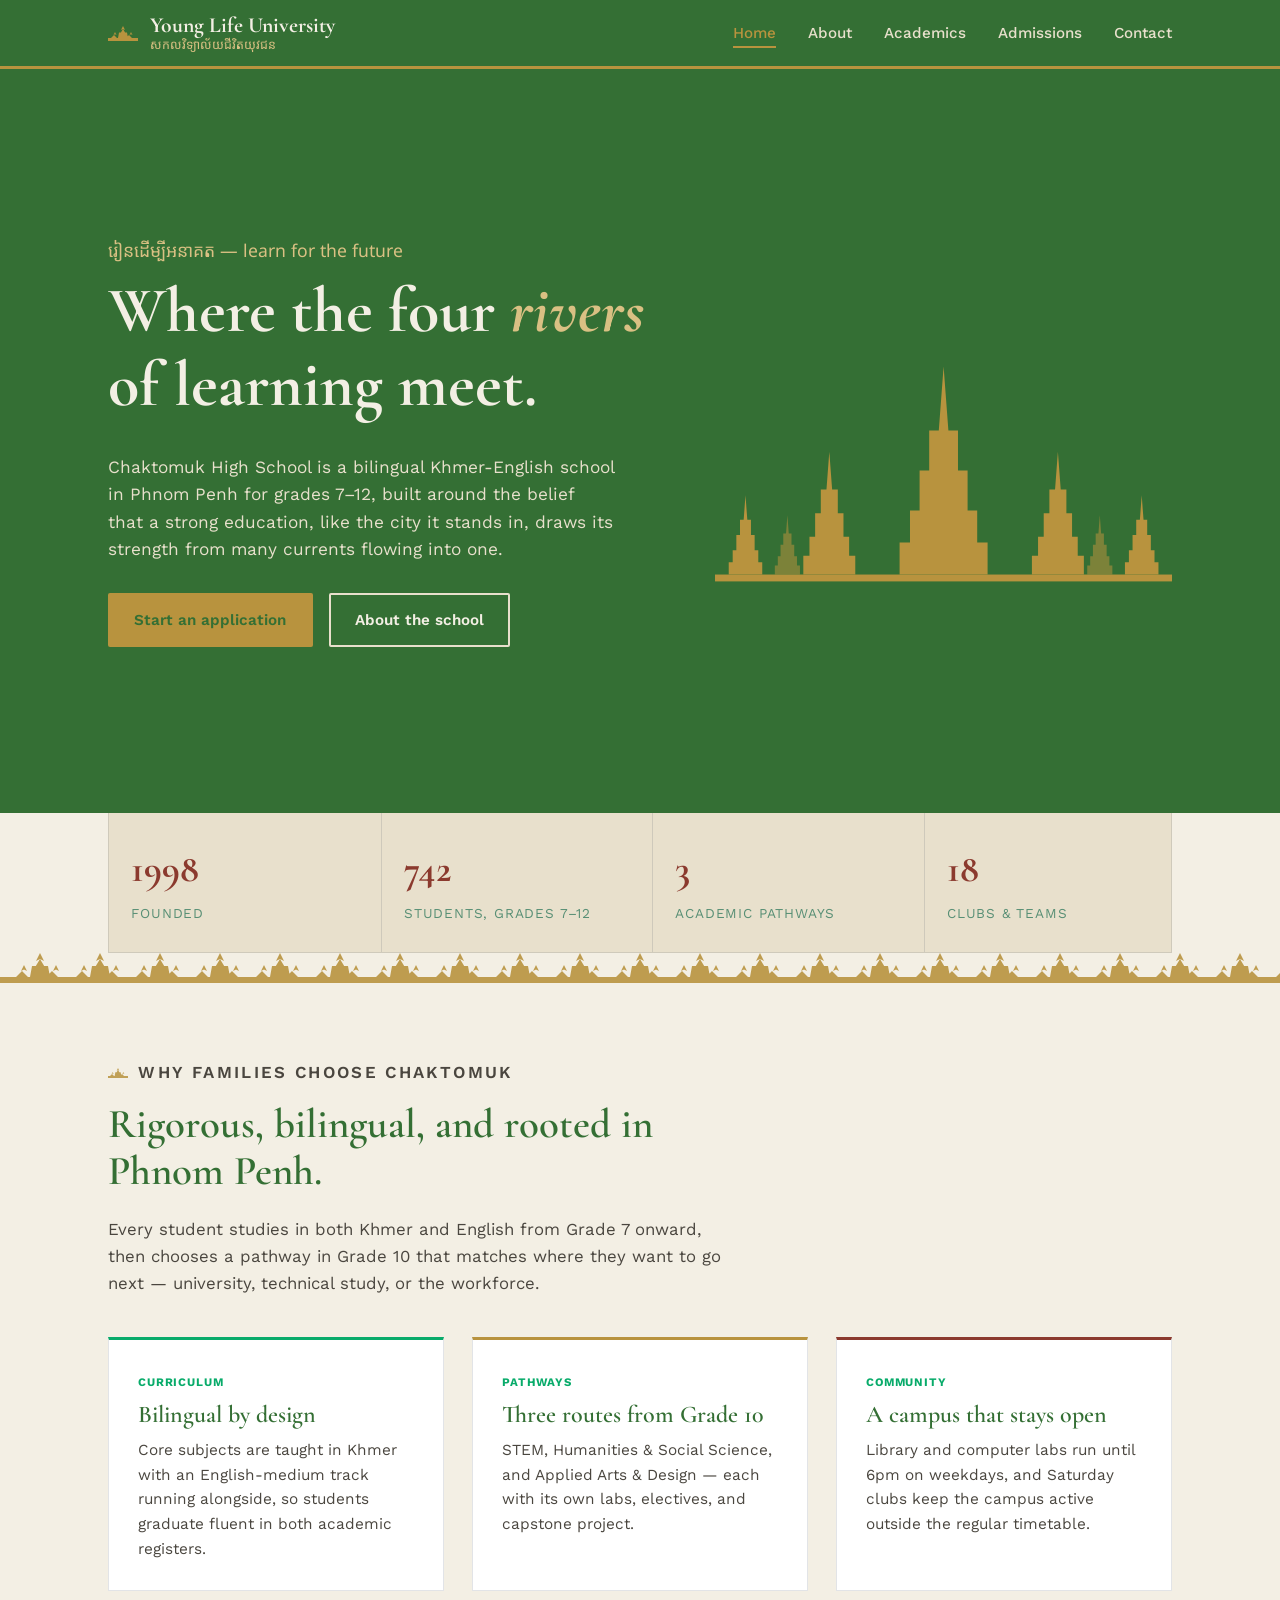
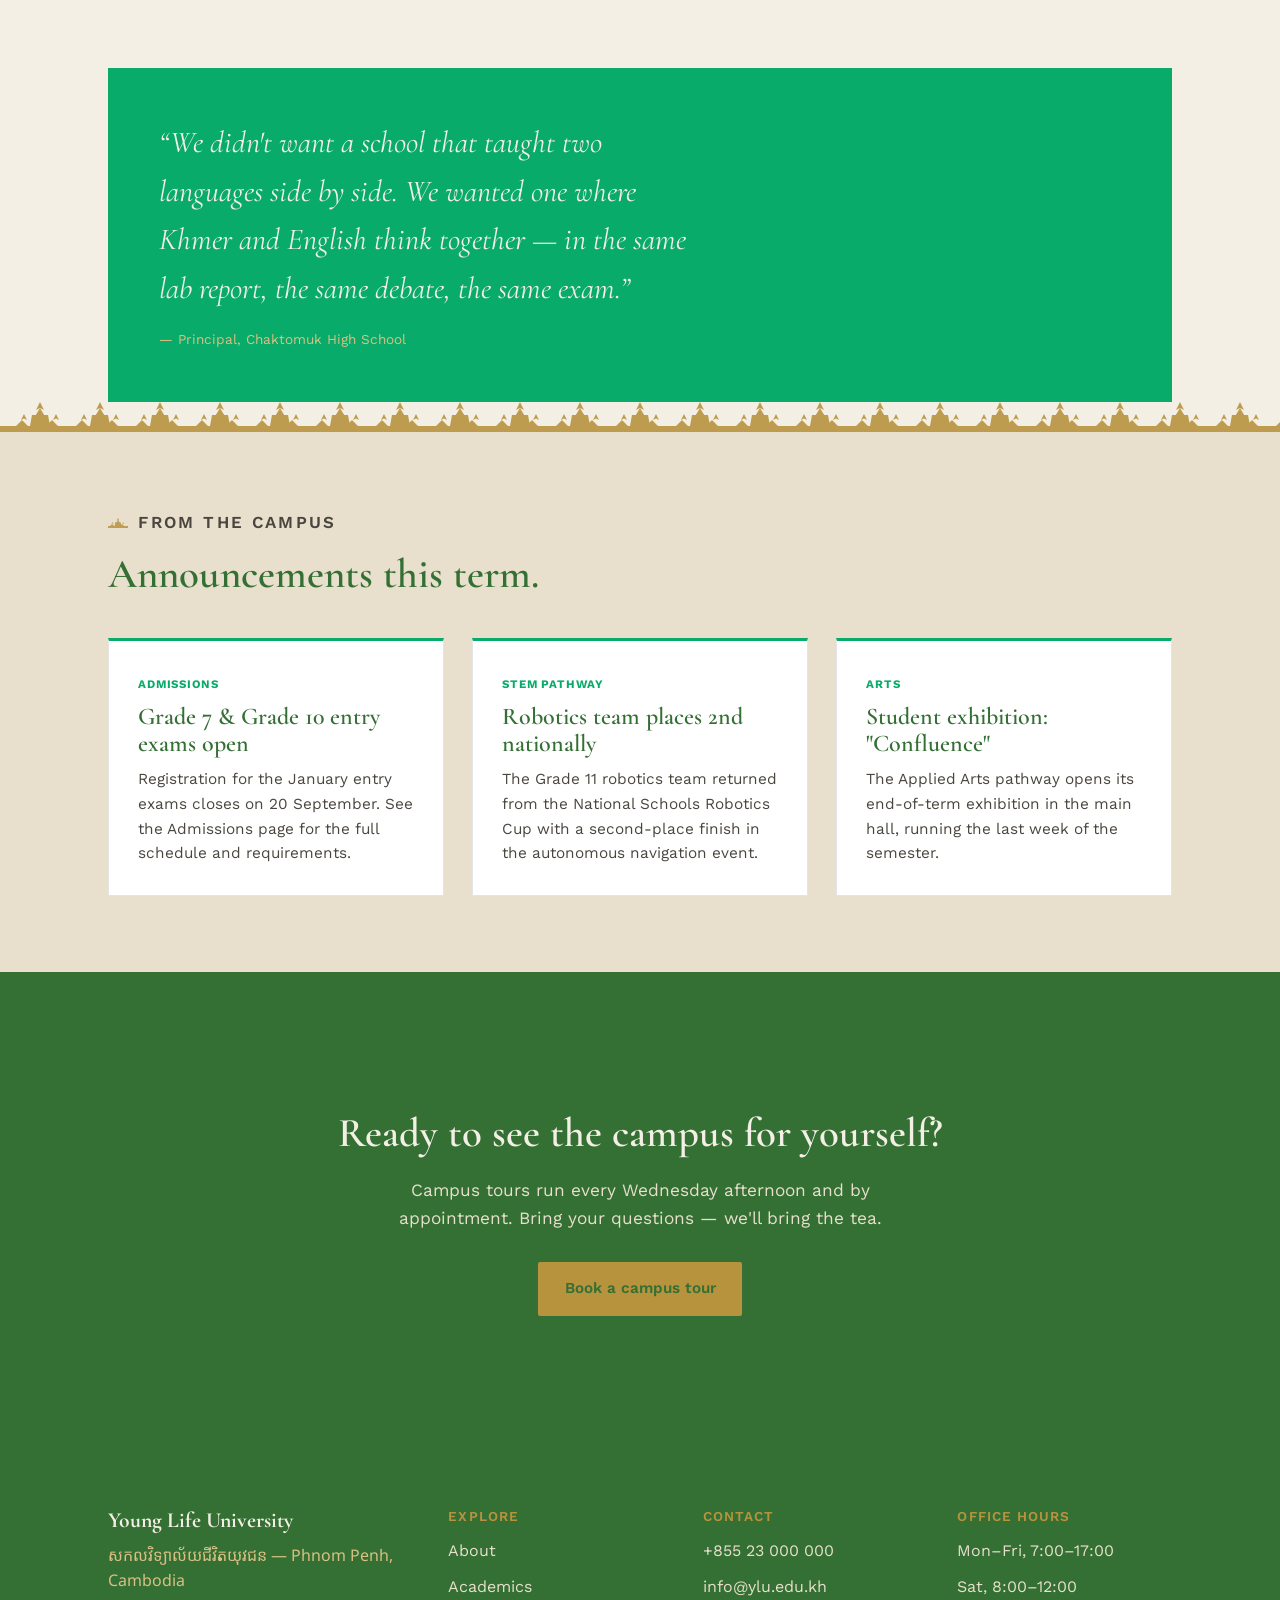
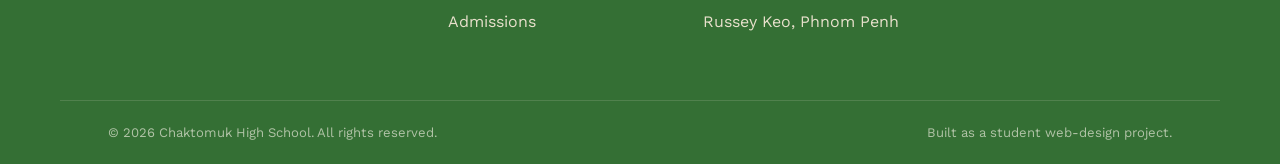
<file: index.html>
<!doctype html>
<html lang="en">
<head>
<meta charset="UTF-8">
<meta name="viewport" content="width=device-width, initial-scale=1.0">
<title>Young Life University — Where the Rivers Meet</title>
<meta name="description" content="Young Life University in Phnom Penh — a bilingual Khmer-English university offering STEM, Humanities and Arts pathways.">
<link rel="stylesheet" href="style.css">
</head>
<body>

<header class="site-header">
  <nav class="wrap nav">
    <a class="brand" href="index.html">
      <span class="brand-mark" aria-hidden="true"></span>
      <span class="brand-text">
        <span class="en">Young Life University</span>
        <span class="km">សកលវិទ្យាល័យជីវិតយុវជន</span>
      </span>
    </a>
    <button class="nav-toggle" aria-label="Toggle navigation menu" aria-expanded="false">
      <span></span><span></span><span></span>
    </button>
    <ul class="nav-links">
      <li><a href="index.html" aria-current="page">Home</a></li>
      <li><a href="about.html">About</a></li>
      <li><a href="academics.html">Academics</a></li>
      <li><a href="admissions.html">Admissions</a></li>
      <li><a href="contact.html">Contact</a></li>
    </ul>
  </nav>
</header>

<main>

  <!-- HERO -->
  <section class="hero">
    <div class="wrap">
      <div>
        <p class="km-line">រៀនដើម្បីអនាគត — learn for the future</p>
        <h1>Where the four <em>rivers</em> of learning meet.</h1>
        <p class="lede">Chaktomuk High School is a bilingual Khmer-English school in Phnom Penh for grades 7–12, built around the belief that a strong education, like the city it stands in, draws its strength from many currents flowing into one.</p>
        <div class="hero-actions">
          <a class="btn btn-gold" href="admissions.html">Start an application</a>
          <a class="btn btn-outline" href="about.html">About the school</a>
        </div>
      </div>
      <div>
        <svg class="skyline" viewBox="0 0 600 400" xmlns="http://www.w3.org/2000/svg" role="img" aria-label="Stylised silhouette of five stepped temple towers">
          <defs>
            <path id="tower-path" d="M-55,380 L-55,340 L-42,340 L-42,300 L-30,300 L-30,250 L-18,250 L-18,200 L-6,200 L0,120 L6,200 L18,200 L18,250 L30,250 L30,300 L42,300 L42,340 L55,340 L55,380 Z"/>
          </defs>
          <use class="back" href="#tower-path" transform="translate(95,266) scale(0.3)"/>
          <use class="back" href="#tower-path" transform="translate(505,266) scale(0.3)"/>
          <use href="#tower-path" transform="translate(40,228) scale(0.4)"/>
          <use href="#tower-path" transform="translate(150,144.4) scale(0.62)"/>
          <use href="#tower-path" transform="translate(300,-19) scale(1.05)"/>
          <use href="#tower-path" transform="translate(450,144.4) scale(0.62)"/>
          <use href="#tower-path" transform="translate(560,228) scale(0.4)"/>
          <rect x="0" y="380" width="600" height="9" fill="var(--gold)"/>
        </svg>
      </div>
    </div>
  </section>

  <!-- STATS -->
  <div class="wrap" style="margin-top: -1px;">
    <div class="stats">
      <div class="stat"><span class="n">1998</span><span class="l">Founded</span></div>
      <div class="stat"><span class="n">742</span><span class="l">Students, grades 7–12</span></div>
      <div class="stat"><span class="n">3</span><span class="l">Academic pathways</span></div>
      <div class="stat"><span class="n">18</span><span class="l">Clubs &amp; teams</span></div>
    </div>
  </div>

  <div class="divider" role="presentation"></div>

  <!-- HIGHLIGHTS -->
  <section>
    <div class="wrap">
      <div class="section-head">
        <p class="eyebrow">Why families choose Chaktomuk</p>
        <h2>Rigorous, bilingual, and rooted in Phnom Penh.</h2>
        <p>Every student studies in both Khmer and English from Grade 7 onward, then chooses a pathway in Grade 10 that matches where they want to go next — university, technical study, or the workforce.</p>
      </div>
      <div class="grid cols-3">
        <div class="card">
          <span class="tag">Curriculum</span>
          <h3>Bilingual by design</h3>
          <p>Core subjects are taught in Khmer with an English-medium track running alongside, so students graduate fluent in both academic registers.</p>
        </div>
        <div class="card gold">
          <span class="tag">Pathways</span>
          <h3>Three routes from Grade 10</h3>
          <p>STEM, Humanities &amp; Social Science, and Applied Arts &amp; Design — each with its own labs, electives, and capstone project.</p>
        </div>
        <div class="card brick">
          <span class="tag">Community</span>
          <h3>A campus that stays open</h3>
          <p>Library and computer labs run until 6pm on weekdays, and Saturday clubs keep the campus active outside the regular timetable.</p>
        </div>
      </div>
    </div>
  </section>

  <!-- PULL QUOTE -->
  <div class="wrap">
    <div class="pull">
      <p>&ldquo;We didn't want a school that taught two languages side by side. We wanted one where Khmer and English think together — in the same lab report, the same debate, the same exam.&rdquo;</p>
      <cite>— Principal, Chaktomuk High School</cite>
    </div>
  </div>

  <div class="divider" role="presentation"></div>

  <!-- NEWS -->
  <section class="section-alt">
    <div class="wrap">
      <div class="section-head">
        <p class="eyebrow">From the campus</p>
        <h2>Announcements this term.</h2>
      </div>
      <div class="grid cols-3">
        <div class="card">
          <span class="tag">Admissions</span>
          <h3>Grade 7 &amp; Grade 10 entry exams open</h3>
          <p>Registration for the January entry exams closes on 20 September. See the Admissions page for the full schedule and requirements.</p>
        </div>
        <div class="card">
          <span class="tag">STEM Pathway</span>
          <h3>Robotics team places 2nd nationally</h3>
          <p>The Grade 11 robotics team returned from the National Schools Robotics Cup with a second-place finish in the autonomous navigation event.</p>
        </div>
        <div class="card">
          <span class="tag">Arts</span>
          <h3>Student exhibition: "Confluence"</h3>
          <p>The Applied Arts pathway opens its end-of-term exhibition in the main hall, running the last week of the semester.</p>
        </div>
      </div>
    </div>
  </section>

  <!-- CTA -->
  <section class="hero" style="padding-block: 3rem;">
    <div class="wrap" style="grid-template-columns: 1fr; text-align:center; gap:1rem;">
      <div>
        <h2 style="color:var(--paper);">Ready to see the campus for yourself?</h2>
        <p class="lede" style="margin-inline:auto;">Campus tours run every Wednesday afternoon and by appointment. Bring your questions — we'll bring the tea.</p>
        <div class="hero-actions" style="justify-content:center;">
          <a class="btn btn-gold" href="contact.html">Book a campus tour</a>
        </div>
      </div>
    </div>
  </section>

</main>

<footer class="site-footer">
  <div class="wrap footer-grid">
    <div class="footer-brand">
      <div class="brand-text">
        <span class="en" style="color:var(--paper);">Young Life University</span>
      </div>
      <p class="km" style="margin-top:0.6em;">សកលវិទ្យាល័យជីវិតយុវជន — Phnom Penh, Cambodia</p>
    </div>
    <div>
      <h4>Explore</h4>
      <ul>
        <li><a href="about.html">About</a></li>
        <li><a href="academics.html">Academics</a></li>
        <li><a href="admissions.html">Admissions</a></li>
      </ul>
    </div>
    <div>
      <h4>Contact</h4>
      <ul>
        <li><a href="tel:+85523000000">+855 23 000 000</a></li>
        <li><a href="mailto:info@ylu.edu.kh">info@ylu.edu.kh</a></li>
        <li>Russey Keo, Phnom Penh</li>
      </ul>
    </div>
    <div>
      <h4>Office hours</h4>
      <ul>
        <li>Mon–Fri, 7:00–17:00</li>
        <li>Sat, 8:00–12:00</li>
      </ul>
    </div>
  </div>
  <div class="wrap footer-bottom">
    <span>© 2026 Chaktomuk High School. All rights reserved.</span>
    <span>Built as a student web-design project.</span>
  </div>
</footer>

<script src="script.js"></script>
</body>
</html>
</file>
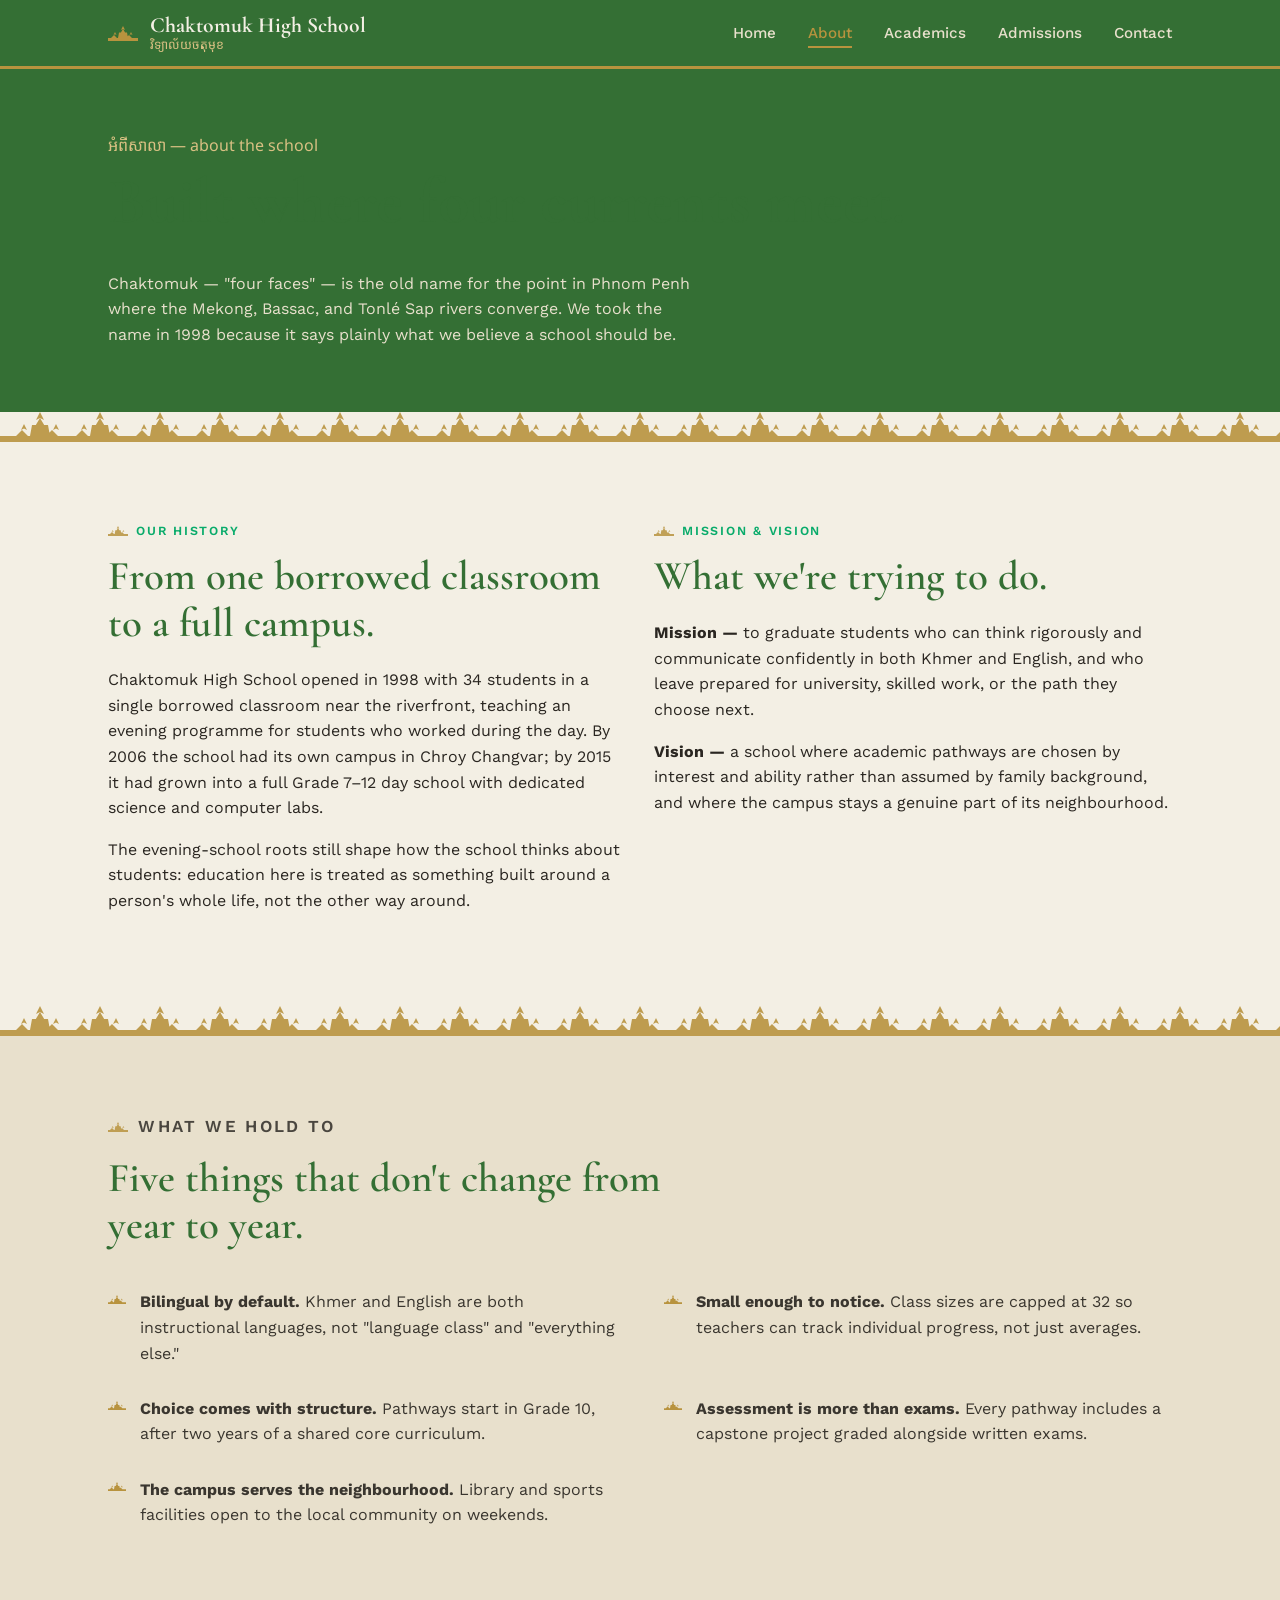
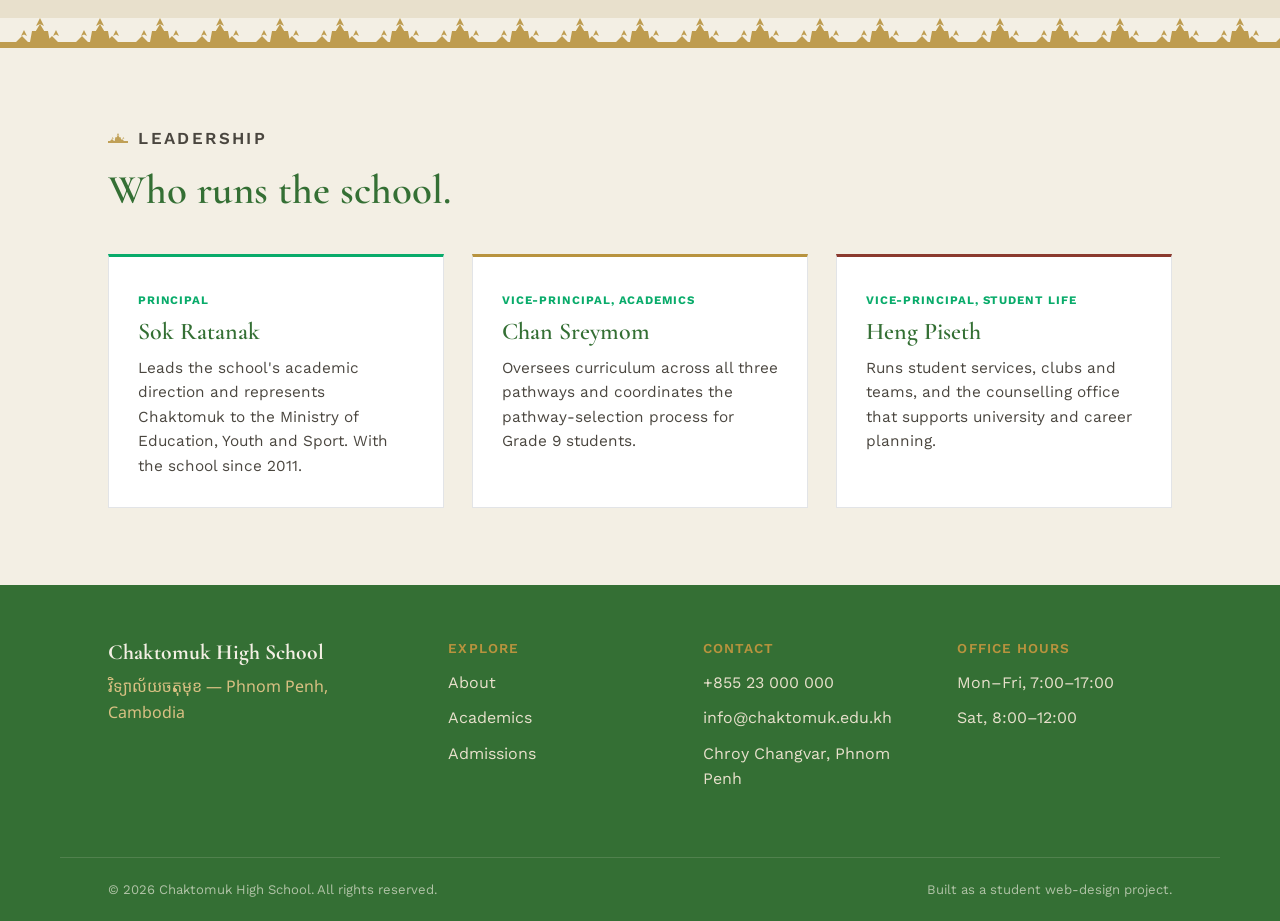
<file: about.html>
<!doctype html>
<html lang="en">
<head>
<meta charset="UTF-8">
<meta name="viewport" content="width=device-width, initial-scale=1.0">
<title>About — Chaktomuk High School</title>
<meta name="description" content="The history, mission, and leadership of Chaktomuk High School in Phnom Penh.">
<link rel="stylesheet" href="style.css">
</head>
<body>

<header class="site-header">
  <nav class="wrap nav">
    <a class="brand" href="index.html">
      <span class="brand-mark" aria-hidden="true"></span>
      <span class="brand-text">
        <span class="en">Chaktomuk High School</span>
        <span class="km">វិទ្យាល័យចតុមុខ</span>
      </span>
    </a>
    <button class="nav-toggle" aria-label="Toggle navigation menu" aria-expanded="false">
      <span></span><span></span><span></span>
    </button>
    <ul class="nav-links">
      <li><a href="index.html">Home</a></li>
      <li><a href="about.html" aria-current="page">About</a></li>
      <li><a href="academics.html">Academics</a></li>
      <li><a href="admissions.html">Admissions</a></li>
      <li><a href="contact.html">Contact</a></li>
    </ul>
  </nav>
</header>

<main>

  <div class="page-head">
    <div class="wrap">
      <p class="km-line">អំពីសាលា — about the school</p>
      <h1>Built where four currents meet.</h1>
      <p>Chaktomuk — "four faces" — is the old name for the point in Phnom Penh where the Mekong, Bassac, and Tonlé Sap rivers converge. We took the name in 1998 because it says plainly what we believe a school should be.</p>
    </div>
  </div>

  <div class="divider" role="presentation"></div>

  <section>
    <div class="wrap">
      <div class="grid cols-2">
        <div>
          <p class="eyebrow">Our history</p>
          <h2>From one borrowed classroom to a full campus.</h2>
          <p>Chaktomuk High School opened in 1998 with 34 students in a single borrowed classroom near the riverfront, teaching an evening programme for students who worked during the day. By 2006 the school had its own campus in Chroy Changvar; by 2015 it had grown into a full Grade 7–12 day school with dedicated science and computer labs.</p>
          <p>The evening-school roots still shape how the school thinks about students: education here is treated as something built around a person's whole life, not the other way around.</p>
        </div>
        <div>
          <p class="eyebrow">Mission &amp; vision</p>
          <h2>What we're trying to do.</h2>
          <p><strong>Mission —</strong> to graduate students who can think rigorously and communicate confidently in both Khmer and English, and who leave prepared for university, skilled work, or the path they choose next.</p>
          <p><strong>Vision —</strong> a school where academic pathways are chosen by interest and ability rather than assumed by family background, and where the campus stays a genuine part of its neighbourhood.</p>
        </div>
      </div>
    </div>
  </section>

  <div class="divider" role="presentation"></div>

  <section class="section-alt">
    <div class="wrap">
      <div class="section-head">
        <p class="eyebrow">What we hold to</p>
        <h2>Five things that don't change from year to year.</h2>
      </div>
      <ul class="tower-list grid cols-2" style="gap: 1rem 3rem;">
        <li><strong>Bilingual by default.</strong> Khmer and English are both instructional languages, not "language class" and "everything else."</li>
        <li><strong>Small enough to notice.</strong> Class sizes are capped at 32 so teachers can track individual progress, not just averages.</li>
        <li><strong>Choice comes with structure.</strong> Pathways start in Grade 10, after two years of a shared core curriculum.</li>
        <li><strong>Assessment is more than exams.</strong> Every pathway includes a capstone project graded alongside written exams.</li>
        <li><strong>The campus serves the neighbourhood.</strong> Library and sports facilities open to the local community on weekends.</li>
      </ul>
    </div>
  </section>

  <div class="divider" role="presentation"></div>

  <section>
    <div class="wrap">
      <div class="section-head">
        <p class="eyebrow">Leadership</p>
        <h2>Who runs the school.</h2>
      </div>
      <div class="grid cols-3">
        <div class="card">
          <span class="tag">Principal</span>
          <h3>Sok Ratanak</h3>
          <p>Leads the school's academic direction and represents Chaktomuk to the Ministry of Education, Youth and Sport. With the school since 2011.</p>
        </div>
        <div class="card gold">
          <span class="tag">Vice-Principal, Academics</span>
          <h3>Chan Sreymom</h3>
          <p>Oversees curriculum across all three pathways and coordinates the pathway-selection process for Grade 9 students.</p>
        </div>
        <div class="card brick">
          <span class="tag">Vice-Principal, Student Life</span>
          <h3>Heng Piseth</h3>
          <p>Runs student services, clubs and teams, and the counselling office that supports university and career planning.</p>
        </div>
      </div>
    </div>
  </section>

</main>

<footer class="site-footer">
  <div class="wrap footer-grid">
    <div class="footer-brand">
      <div class="brand-text">
        <span class="en" style="color:var(--paper);">Chaktomuk High School</span>
      </div>
      <p class="km" style="margin-top:0.6em;">វិទ្យាល័យចតុមុខ — Phnom Penh, Cambodia</p>
    </div>
    <div>
      <h4>Explore</h4>
      <ul>
        <li><a href="about.html">About</a></li>
        <li><a href="academics.html">Academics</a></li>
        <li><a href="admissions.html">Admissions</a></li>
      </ul>
    </div>
    <div>
      <h4>Contact</h4>
      <ul>
        <li><a href="tel:+85523000000">+855 23 000 000</a></li>
        <li><a href="mailto:info@chaktomuk.edu.kh">info@chaktomuk.edu.kh</a></li>
        <li>Chroy Changvar, Phnom Penh</li>
      </ul>
    </div>
    <div>
      <h4>Office hours</h4>
      <ul>
        <li>Mon–Fri, 7:00–17:00</li>
        <li>Sat, 8:00–12:00</li>
      </ul>
    </div>
  </div>
  <div class="wrap footer-bottom">
    <span>© 2026 Chaktomuk High School. All rights reserved.</span>
    <span>Built as a student web-design project.</span>
  </div>
</footer>

<script src="script.js"></script>
</body>
</html>
</file>
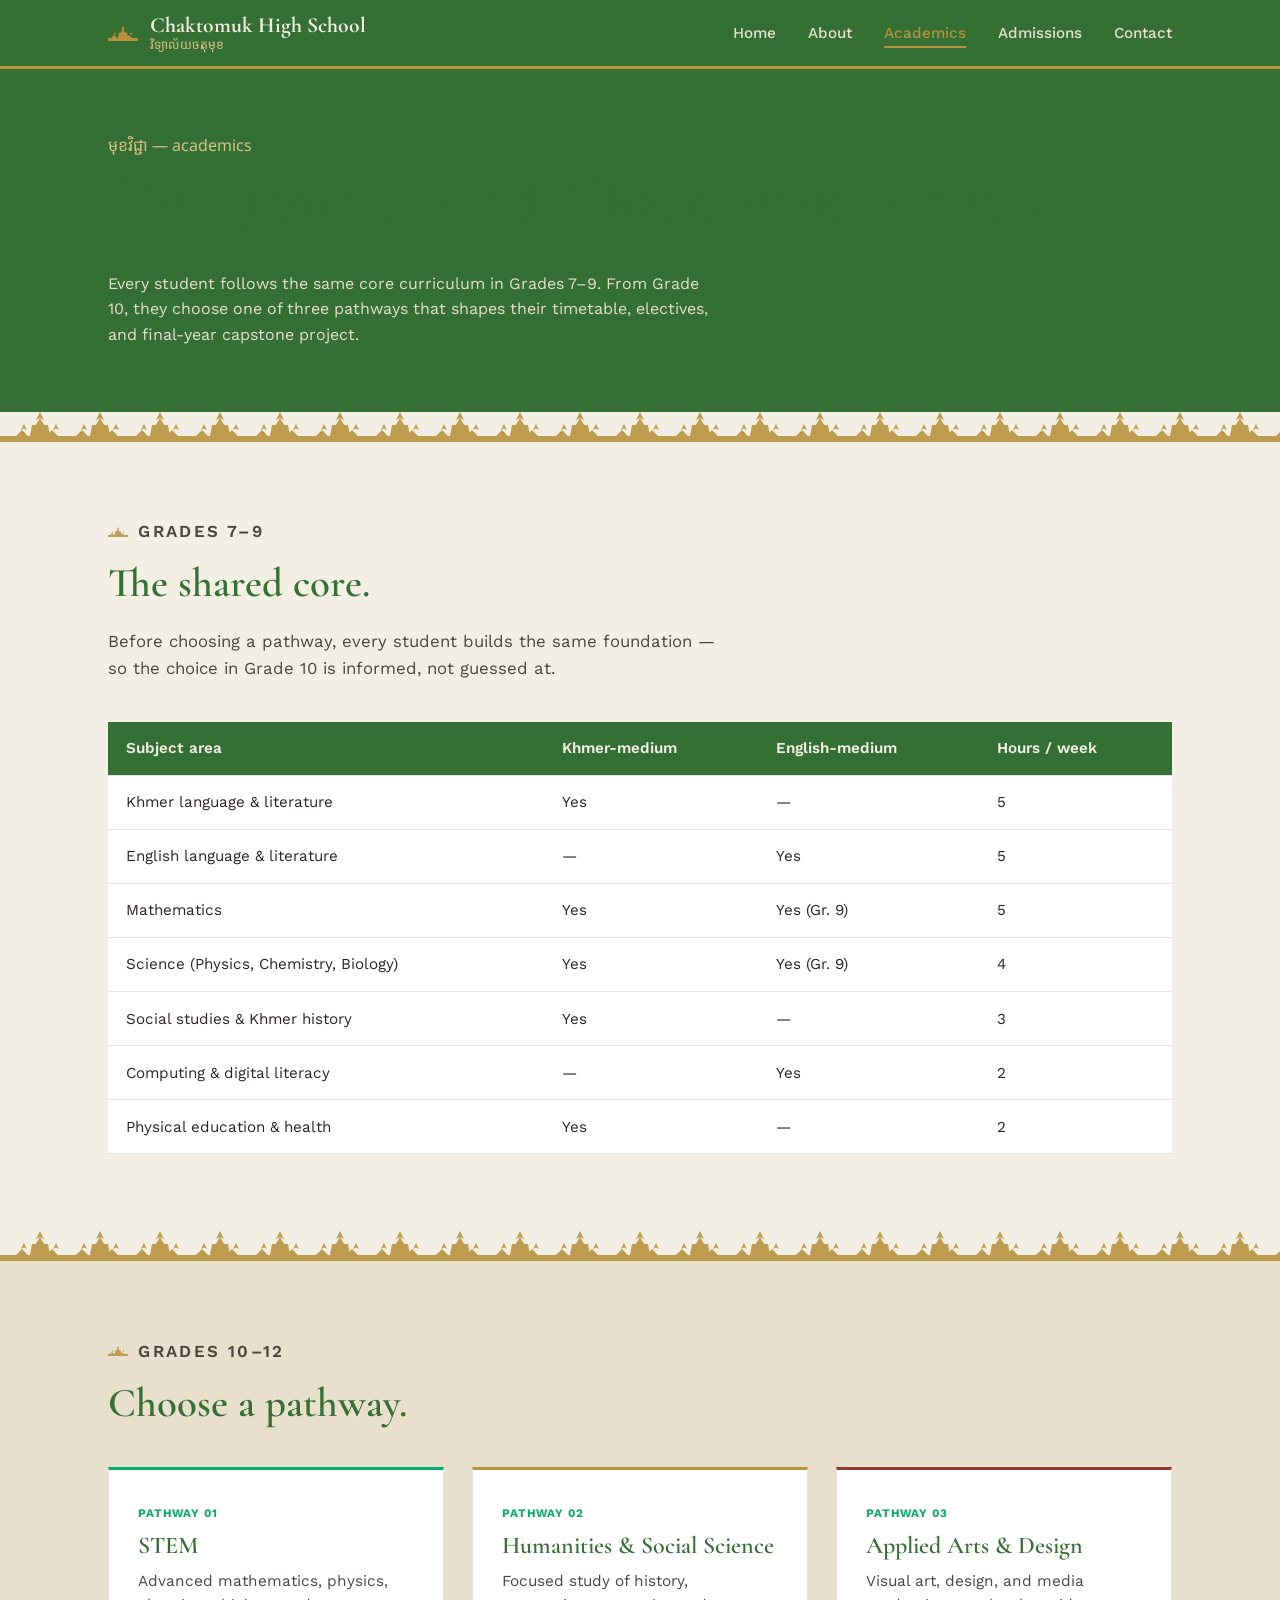
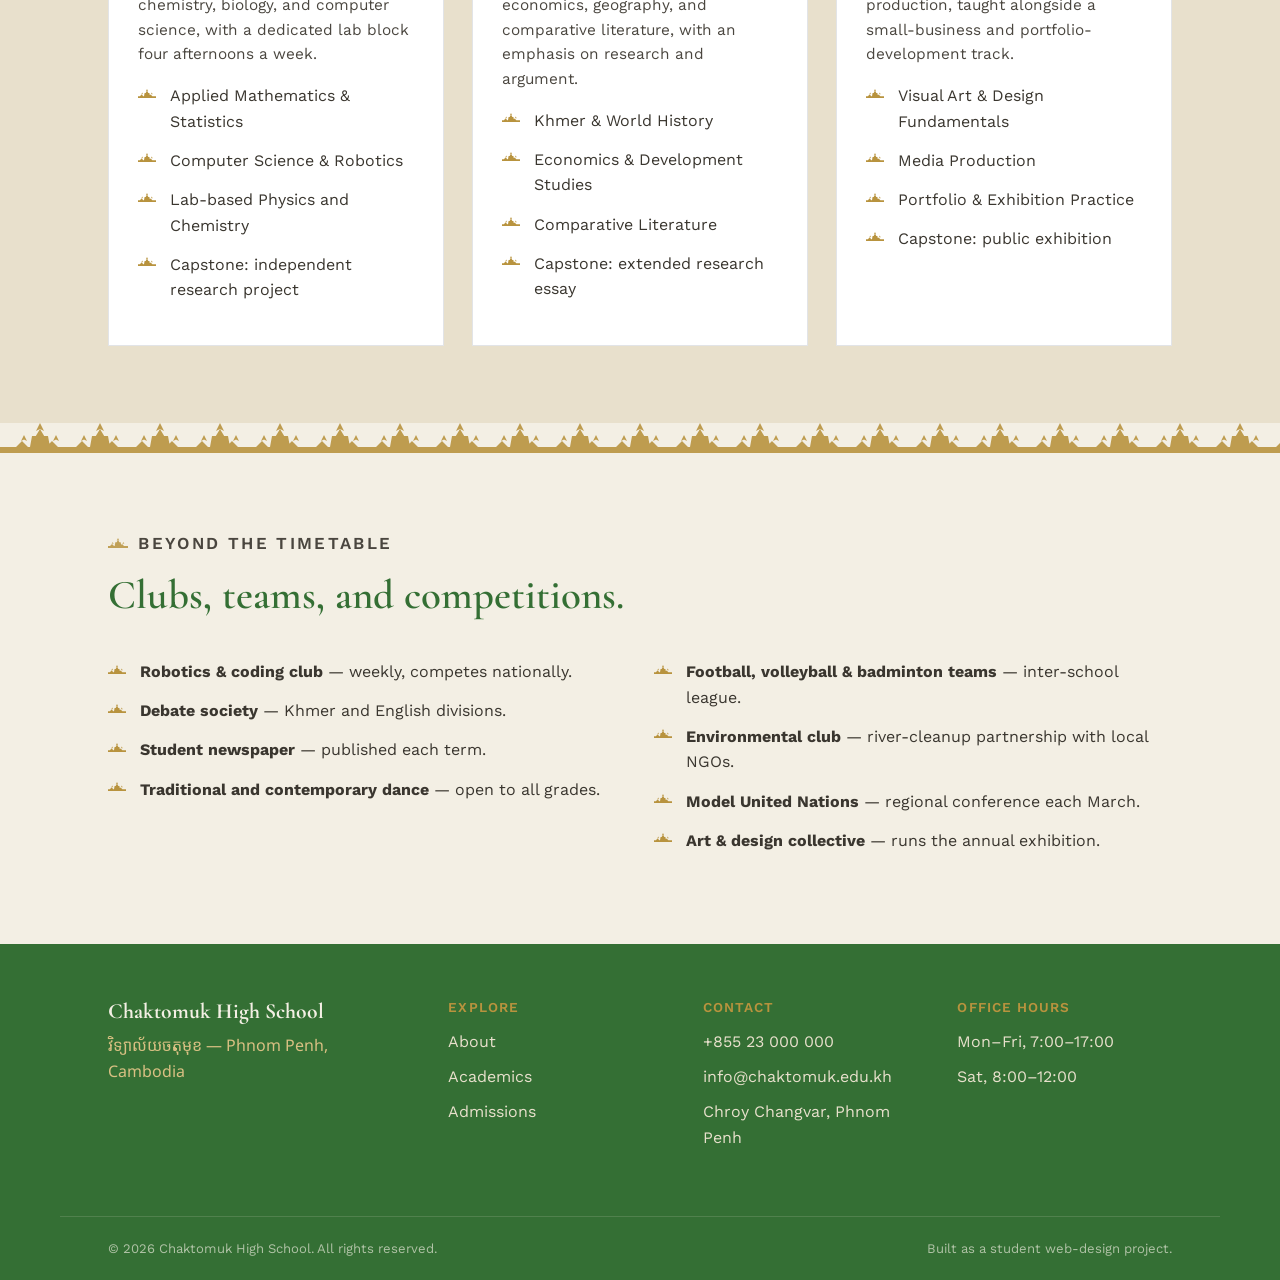
<file: academics.html>
<!doctype html>
<html lang="en">
<head>
<meta charset="UTF-8">
<meta name="viewport" content="width=device-width, initial-scale=1.0">
<title>Academics — Chaktomuk High School</title>
<meta name="description" content="Academic pathways, curriculum, and subjects at Chaktomuk High School.">
<link rel="stylesheet" href="style.css">
</head>
<body>

<header class="site-header">
  <nav class="wrap nav">
    <a class="brand" href="index.html">
      <span class="brand-mark" aria-hidden="true"></span>
      <span class="brand-text">
        <span class="en">Chaktomuk High School</span>
        <span class="km">វិទ្យាល័យចតុមុខ</span>
      </span>
    </a>
    <button class="nav-toggle" aria-label="Toggle navigation menu" aria-expanded="false">
      <span></span><span></span><span></span>
    </button>
    <ul class="nav-links">
      <li><a href="index.html">Home</a></li>
      <li><a href="about.html">About</a></li>
      <li><a href="academics.html" aria-current="page">Academics</a></li>
      <li><a href="admissions.html">Admissions</a></li>
      <li><a href="contact.html">Contact</a></li>
    </ul>
  </nav>
</header>

<main>

  <div class="page-head">
    <div class="wrap">
      <p class="km-line">មុខវិជ្ជា — academics</p>
      <h1>Two years shared. Three ways forward.</h1>
      <p>Every student follows the same core curriculum in Grades 7–9. From Grade 10, they choose one of three pathways that shapes their timetable, electives, and final-year capstone project.</p>
    </div>
  </div>

  <div class="divider" role="presentation"></div>

  <section>
    <div class="wrap">
      <div class="section-head">
        <p class="eyebrow">Grades 7–9</p>
        <h2>The shared core.</h2>
        <p>Before choosing a pathway, every student builds the same foundation — so the choice in Grade 10 is informed, not guessed at.</p>
      </div>
      <table>
        <thead>
          <tr><th>Subject area</th><th>Khmer-medium</th><th>English-medium</th><th>Hours / week</th></tr>
        </thead>
        <tbody>
          <tr><td>Khmer language &amp; literature</td><td>Yes</td><td>—</td><td>5</td></tr>
          <tr><td>English language &amp; literature</td><td>—</td><td>Yes</td><td>5</td></tr>
          <tr><td>Mathematics</td><td>Yes</td><td>Yes (Gr. 9)</td><td>5</td></tr>
          <tr><td>Science (Physics, Chemistry, Biology)</td><td>Yes</td><td>Yes (Gr. 9)</td><td>4</td></tr>
          <tr><td>Social studies &amp; Khmer history</td><td>Yes</td><td>—</td><td>3</td></tr>
          <tr><td>Computing &amp; digital literacy</td><td>—</td><td>Yes</td><td>2</td></tr>
          <tr><td>Physical education &amp; health</td><td>Yes</td><td>—</td><td>2</td></tr>
        </tbody>
      </table>
    </div>
  </section>

  <div class="divider" role="presentation"></div>

  <section class="section-alt">
    <div class="wrap">
      <div class="section-head">
        <p class="eyebrow">Grades 10–12</p>
        <h2>Choose a pathway.</h2>
      </div>
      <div class="grid cols-3">
        <div class="card">
          <span class="tag">Pathway 01</span>
          <h3>STEM</h3>
          <p>Advanced mathematics, physics, chemistry, biology, and computer science, with a dedicated lab block four afternoons a week.</p>
          <ul class="tower-list" style="margin-top:1rem;">
            <li>Applied Mathematics &amp; Statistics</li>
            <li>Computer Science &amp; Robotics</li>
            <li>Lab-based Physics and Chemistry</li>
            <li>Capstone: independent research project</li>
          </ul>
        </div>
        <div class="card gold">
          <span class="tag">Pathway 02</span>
          <h3>Humanities &amp; Social Science</h3>
          <p>Focused study of history, economics, geography, and comparative literature, with an emphasis on research and argument.</p>
          <ul class="tower-list" style="margin-top:1rem;">
            <li>Khmer &amp; World History</li>
            <li>Economics &amp; Development Studies</li>
            <li>Comparative Literature</li>
            <li>Capstone: extended research essay</li>
          </ul>
        </div>
        <div class="card brick">
          <span class="tag">Pathway 03</span>
          <h3>Applied Arts &amp; Design</h3>
          <p>Visual art, design, and media production, taught alongside a small-business and portfolio-development track.</p>
          <ul class="tower-list" style="margin-top:1rem;">
            <li>Visual Art &amp; Design Fundamentals</li>
            <li>Media Production</li>
            <li>Portfolio &amp; Exhibition Practice</li>
            <li>Capstone: public exhibition</li>
          </ul>
        </div>
      </div>
    </div>
  </section>

  <div class="divider" role="presentation"></div>

  <section>
    <div class="wrap">
      <div class="section-head">
        <p class="eyebrow">Beyond the timetable</p>
        <h2>Clubs, teams, and competitions.</h2>
      </div>
      <div class="grid cols-2">
        <ul class="tower-list">
          <li><strong>Robotics &amp; coding club</strong> — weekly, competes nationally.</li>
          <li><strong>Debate society</strong> — Khmer and English divisions.</li>
          <li><strong>Student newspaper</strong> — published each term.</li>
          <li><strong>Traditional and contemporary dance</strong> — open to all grades.</li>
        </ul>
        <ul class="tower-list">
          <li><strong>Football, volleyball &amp; badminton teams</strong> — inter-school league.</li>
          <li><strong>Environmental club</strong> — river-cleanup partnership with local NGOs.</li>
          <li><strong>Model United Nations</strong> — regional conference each March.</li>
          <li><strong>Art &amp; design collective</strong> — runs the annual exhibition.</li>
        </ul>
      </div>
    </div>
  </section>

</main>

<footer class="site-footer">
  <div class="wrap footer-grid">
    <div class="footer-brand">
      <div class="brand-text">
        <span class="en" style="color:var(--paper);">Chaktomuk High School</span>
      </div>
      <p class="km" style="margin-top:0.6em;">វិទ្យាល័យចតុមុខ — Phnom Penh, Cambodia</p>
    </div>
    <div>
      <h4>Explore</h4>
      <ul>
        <li><a href="about.html">About</a></li>
        <li><a href="academics.html">Academics</a></li>
        <li><a href="admissions.html">Admissions</a></li>
      </ul>
    </div>
    <div>
      <h4>Contact</h4>
      <ul>
        <li><a href="tel:+85523000000">+855 23 000 000</a></li>
        <li><a href="mailto:info@chaktomuk.edu.kh">info@chaktomuk.edu.kh</a></li>
        <li>Chroy Changvar, Phnom Penh</li>
      </ul>
    </div>
    <div>
      <h4>Office hours</h4>
      <ul>
        <li>Mon–Fri, 7:00–17:00</li>
        <li>Sat, 8:00–12:00</li>
      </ul>
    </div>
  </div>
  <div class="wrap footer-bottom">
    <span>© 2026 Chaktomuk High School. All rights reserved.</span>
    <span>Built as a student web-design project.</span>
  </div>
</footer>

<script src="script.js"></script>
</body>
</html>
</file>
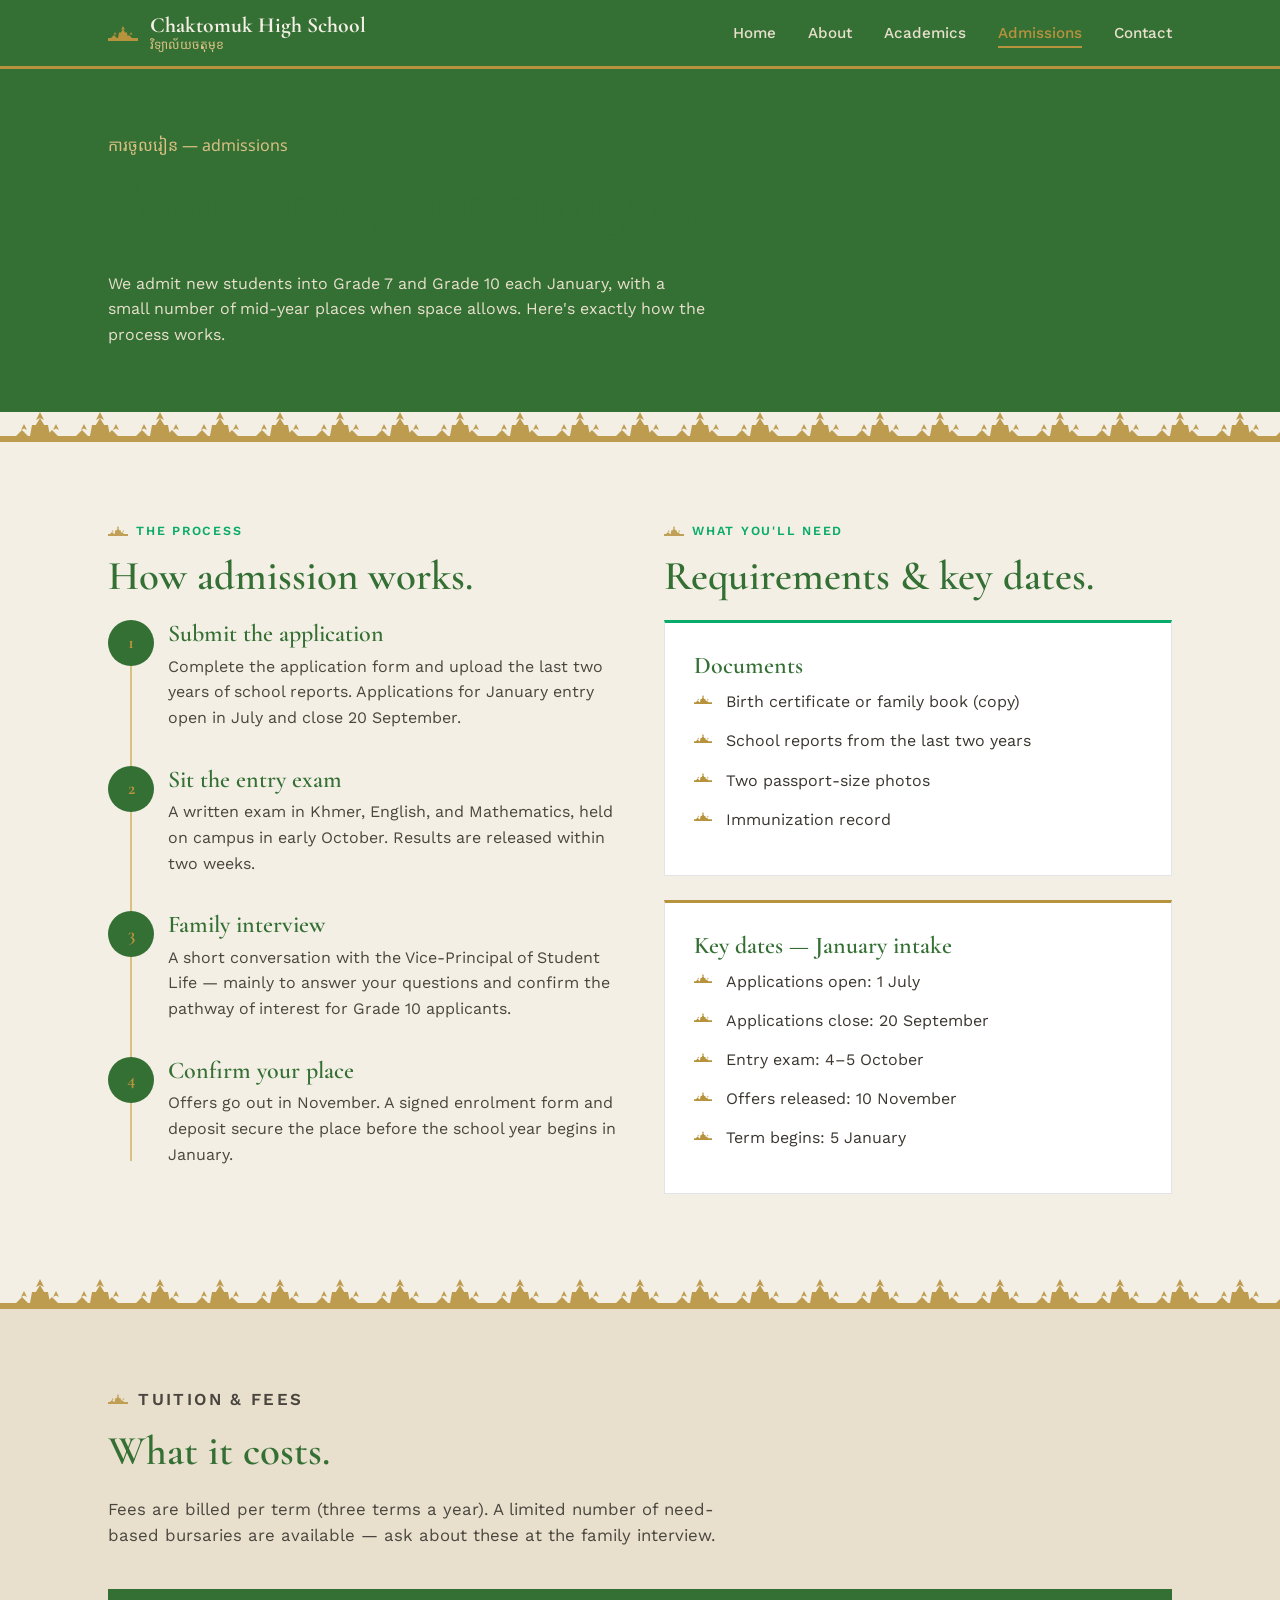
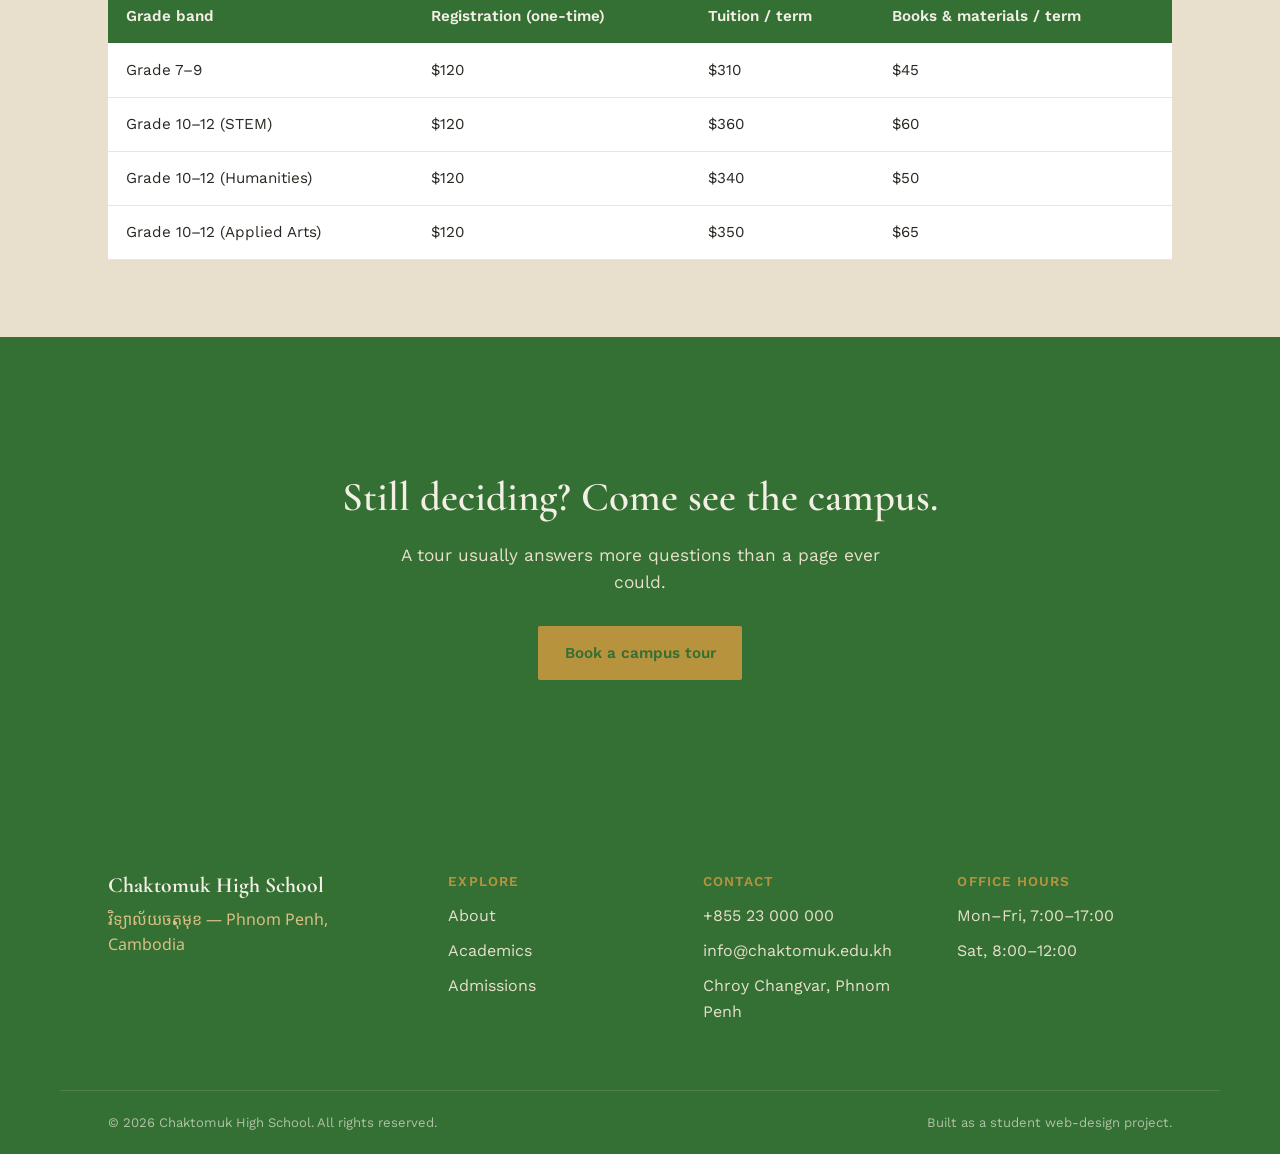
<file: admissions.html>
<!doctype html>
<html lang="en">
<head>
<meta charset="UTF-8">
<meta name="viewport" content="width=device-width, initial-scale=1.0">
<title>Admissions — Chaktomuk High School</title>
<meta name="description" content="How to apply to Chaktomuk High School — process, requirements, key dates, and tuition.">
<link rel="stylesheet" href="style.css">
</head>
<body>

<header class="site-header">
  <nav class="wrap nav">
    <a class="brand" href="index.html">
      <span class="brand-mark" aria-hidden="true"></span>
      <span class="brand-text">
        <span class="en">Chaktomuk High School</span>
        <span class="km">វិទ្យាល័យចតុមុខ</span>
      </span>
    </a>
    <button class="nav-toggle" aria-label="Toggle navigation menu" aria-expanded="false">
      <span></span><span></span><span></span>
    </button>
    <ul class="nav-links">
      <li><a href="index.html">Home</a></li>
      <li><a href="about.html">About</a></li>
      <li><a href="academics.html">Academics</a></li>
      <li><a href="admissions.html" aria-current="page">Admissions</a></li>
      <li><a href="contact.html">Contact</a></li>
    </ul>
  </nav>
</header>

<main>

  <div class="page-head">
    <div class="wrap">
      <p class="km-line">ការចូលរៀន — admissions</p>
      <h1>Four steps, one entry exam.</h1>
      <p>We admit new students into Grade 7 and Grade 10 each January, with a small number of mid-year places when space allows. Here's exactly how the process works.</p>
    </div>
  </div>

  <div class="divider" role="presentation"></div>

  <section>
    <div class="wrap">
      <div class="grid cols-2" style="gap: 3rem;">
        <div>
          <p class="eyebrow">The process</p>
          <h2>How admission works.</h2>
          <ol class="timeline">
            <li>
              <span class="num">1</span>
              <h3>Submit the application</h3>
              <p>Complete the application form and upload the last two years of school reports. Applications for January entry open in July and close 20 September.</p>
            </li>
            <li>
              <span class="num">2</span>
              <h3>Sit the entry exam</h3>
              <p>A written exam in Khmer, English, and Mathematics, held on campus in early October. Results are released within two weeks.</p>
            </li>
            <li>
              <span class="num">3</span>
              <h3>Family interview</h3>
              <p>A short conversation with the Vice-Principal of Student Life — mainly to answer your questions and confirm the pathway of interest for Grade 10 applicants.</p>
            </li>
            <li>
              <span class="num">4</span>
              <h3>Confirm your place</h3>
              <p>Offers go out in November. A signed enrolment form and deposit secure the place before the school year begins in January.</p>
            </li>
          </ol>
        </div>
        <div>
          <p class="eyebrow">What you'll need</p>
          <h2>Requirements &amp; key dates.</h2>
          <div class="card" style="margin-bottom: 1.5rem;">
            <h3>Documents</h3>
            <ul class="tower-list">
              <li>Birth certificate or family book (copy)</li>
              <li>School reports from the last two years</li>
              <li>Two passport-size photos</li>
              <li>Immunization record</li>
            </ul>
          </div>
          <div class="card gold">
            <h3>Key dates — January intake</h3>
            <ul class="tower-list">
              <li>Applications open: 1 July</li>
              <li>Applications close: 20 September</li>
              <li>Entry exam: 4–5 October</li>
              <li>Offers released: 10 November</li>
              <li>Term begins: 5 January</li>
            </ul>
          </div>
        </div>
      </div>
    </div>
  </section>

  <div class="divider" role="presentation"></div>

  <section class="section-alt">
    <div class="wrap">
      <div class="section-head">
        <p class="eyebrow">Tuition &amp; fees</p>
        <h2>What it costs.</h2>
        <p>Fees are billed per term (three terms a year). A limited number of need-based bursaries are available — ask about these at the family interview.</p>
      </div>
      <table>
        <thead>
          <tr><th>Grade band</th><th>Registration (one-time)</th><th>Tuition / term</th><th>Books &amp; materials / term</th></tr>
        </thead>
        <tbody>
          <tr><td>Grade 7–9</td><td>$120</td><td>$310</td><td>$45</td></tr>
          <tr><td>Grade 10–12 (STEM)</td><td>$120</td><td>$360</td><td>$60</td></tr>
          <tr><td>Grade 10–12 (Humanities)</td><td>$120</td><td>$340</td><td>$50</td></tr>
          <tr><td>Grade 10–12 (Applied Arts)</td><td>$120</td><td>$350</td><td>$65</td></tr>
        </tbody>
      </table>
    </div>
  </section>

  <section class="hero" style="padding-block: 3rem;">
    <div class="wrap" style="grid-template-columns: 1fr; text-align:center; gap:1rem;">
      <div>
        <h2 style="color:var(--paper);">Still deciding? Come see the campus.</h2>
        <p class="lede" style="margin-inline:auto;">A tour usually answers more questions than a page ever could.</p>
        <div class="hero-actions" style="justify-content:center;">
          <a class="btn btn-gold" href="contact.html">Book a campus tour</a>
        </div>
      </div>
    </div>
  </section>

</main>

<footer class="site-footer">
  <div class="wrap footer-grid">
    <div class="footer-brand">
      <div class="brand-text">
        <span class="en" style="color:var(--paper);">Chaktomuk High School</span>
      </div>
      <p class="km" style="margin-top:0.6em;">វិទ្យាល័យចតុមុខ — Phnom Penh, Cambodia</p>
    </div>
    <div>
      <h4>Explore</h4>
      <ul>
        <li><a href="about.html">About</a></li>
        <li><a href="academics.html">Academics</a></li>
        <li><a href="admissions.html">Admissions</a></li>
      </ul>
    </div>
    <div>
      <h4>Contact</h4>
      <ul>
        <li><a href="tel:+85523000000">+855 23 000 000</a></li>
        <li><a href="mailto:info@chaktomuk.edu.kh">info@chaktomuk.edu.kh</a></li>
        <li>Chroy Changvar, Phnom Penh</li>
      </ul>
    </div>
    <div>
      <h4>Office hours</h4>
      <ul>
        <li>Mon–Fri, 7:00–17:00</li>
        <li>Sat, 8:00–12:00</li>
      </ul>
    </div>
  </div>
  <div class="wrap footer-bottom">
    <span>© 2026 Chaktomuk High School. All rights reserved.</span>
    <span>Built as a student web-design project.</span>
  </div>
</footer>

<script src="script.js"></script>
</body>
</html>
</file>
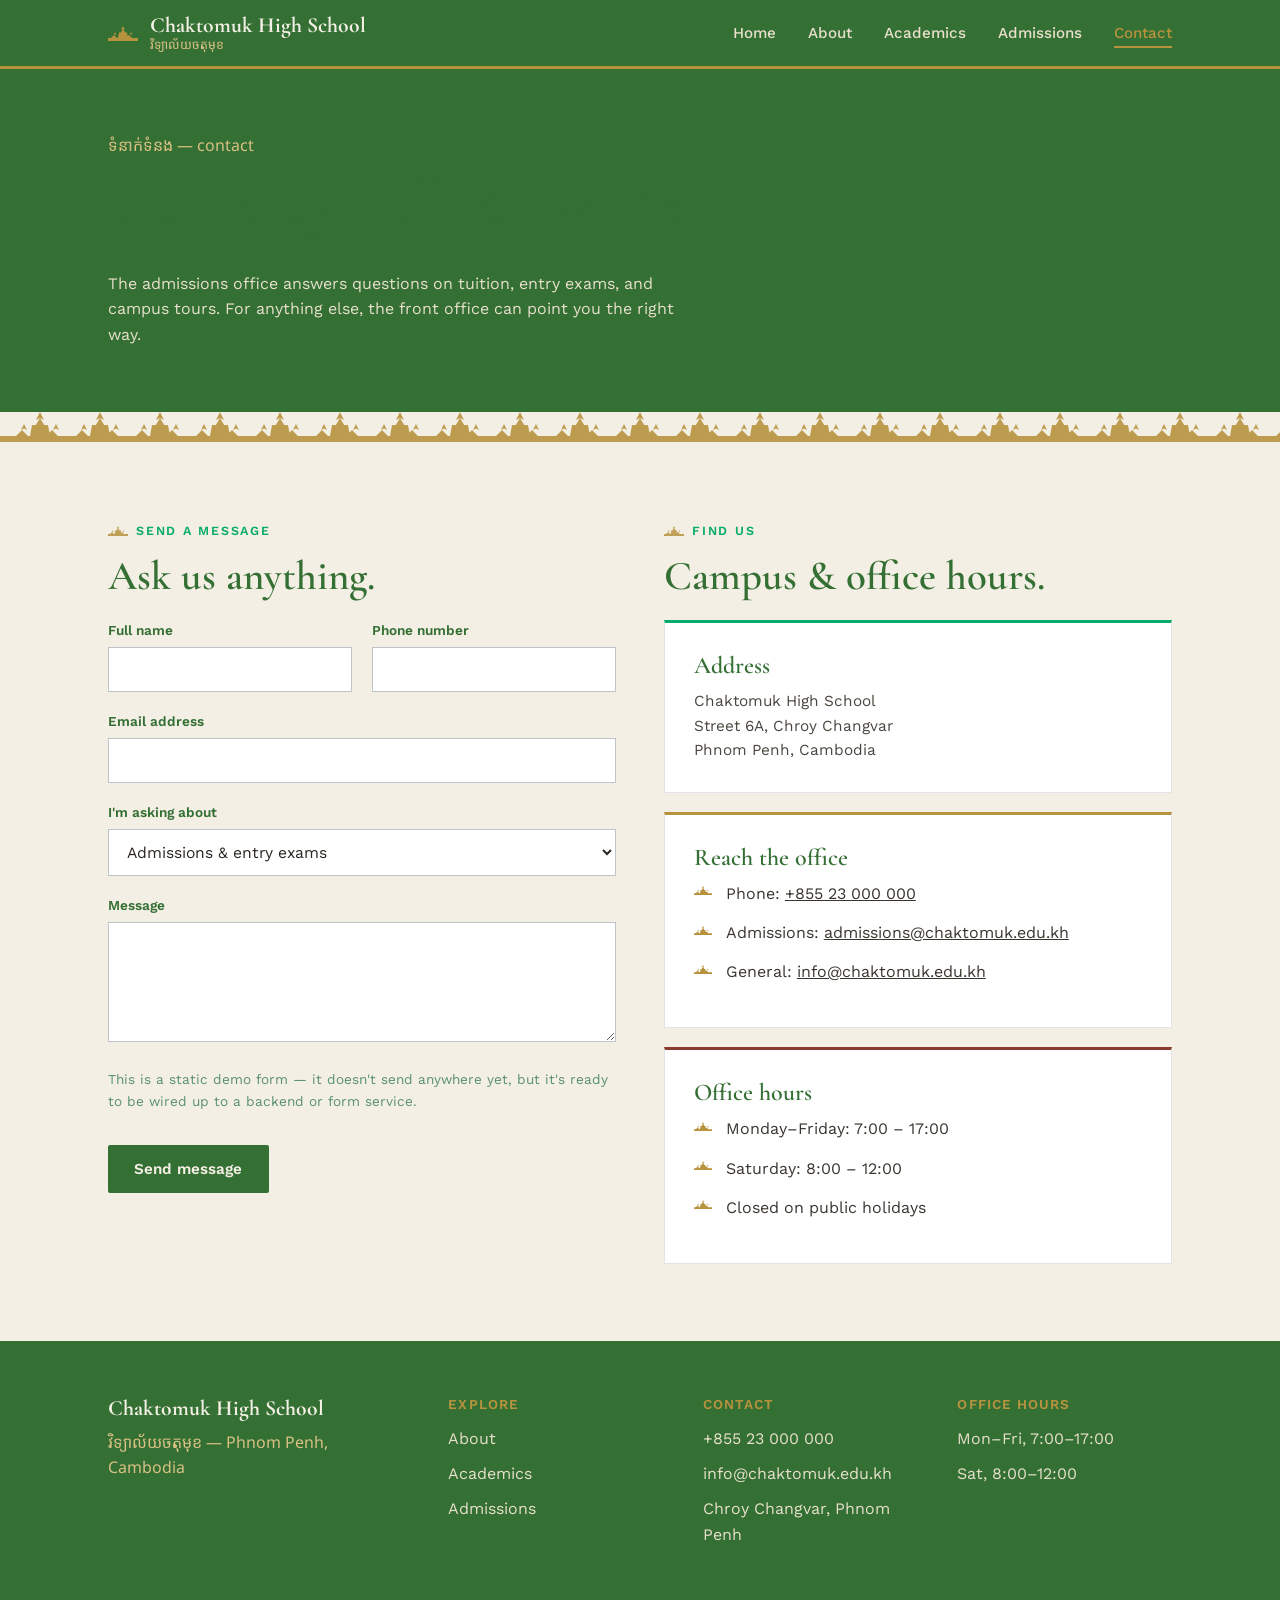
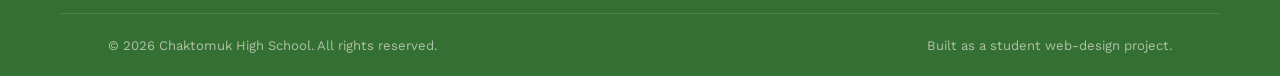
<file: contact.html>
<!doctype html>
<html lang="en">
<head>
<meta charset="UTF-8">
<meta name="viewport" content="width=device-width, initial-scale=1.0">
<title>Contact — Chaktomuk High School</title>
<meta name="description" content="Contact Chaktomuk High School — location, office hours, and a message form.">
<link rel="stylesheet" href="style.css">
</head>
<body>

<header class="site-header">
  <nav class="wrap nav">
    <a class="brand" href="index.html">
      <span class="brand-mark" aria-hidden="true"></span>
      <span class="brand-text">
        <span class="en">Chaktomuk High School</span>
        <span class="km">វិទ្យាល័យចតុមុខ</span>
      </span>
    </a>
    <button class="nav-toggle" aria-label="Toggle navigation menu" aria-expanded="false">
      <span></span><span></span><span></span>
    </button>
    <ul class="nav-links">
      <li><a href="index.html">Home</a></li>
      <li><a href="about.html">About</a></li>
      <li><a href="academics.html">Academics</a></li>
      <li><a href="admissions.html">Admissions</a></li>
      <li><a href="contact.html" aria-current="page">Contact</a></li>
    </ul>
  </nav>
</header>

<main>

  <div class="page-head">
    <div class="wrap">
      <p class="km-line">ទំនាក់ទំនង — contact</p>
      <h1>Come by, call, or write.</h1>
      <p>The admissions office answers questions on tuition, entry exams, and campus tours. For anything else, the front office can point you the right way.</p>
    </div>
  </div>

  <div class="divider" role="presentation"></div>

  <section>
    <div class="wrap">
      <div class="grid cols-2" style="gap:3rem; align-items:start;">

        <div>
          <p class="eyebrow">Send a message</p>
          <h2>Ask us anything.</h2>
          <form>
            <div class="form-row">
              <div>
                <label for="name">Full name</label>
                <input type="text" id="name" name="name" required>
              </div>
              <div>
                <label for="phone">Phone number</label>
                <input type="tel" id="phone" name="phone">
              </div>
            </div>
            <div>
              <label for="email">Email address</label>
              <input type="email" id="email" name="email" required>
            </div>
            <div>
              <label for="topic">I'm asking about</label>
              <select id="topic" name="topic">
                <option>Admissions &amp; entry exams</option>
                <option>Tuition &amp; bursaries</option>
                <option>Campus tour</option>
                <option>Something else</option>
              </select>
            </div>
            <div>
              <label for="message">Message</label>
              <textarea id="message" name="message" required></textarea>
            </div>
            <p class="form-note">This is a static demo form — it doesn't send anywhere yet, but it's ready to be wired up to a backend or form service.</p>
            <button type="submit" class="btn btn-ink" style="justify-self:start;">Send message</button>
          </form>
        </div>

        <div>
          <p class="eyebrow">Find us</p>
          <h2>Campus &amp; office hours.</h2>
          <div class="card" style="margin-bottom:1.2rem;">
            <h3>Address</h3>
            <p>Chaktomuk High School<br>Street 6A, Chroy Changvar<br>Phnom Penh, Cambodia</p>
          </div>
          <div class="card gold" style="margin-bottom:1.2rem;">
            <h3>Reach the office</h3>
            <ul class="tower-list">
              <li>Phone: <a href="tel:+85523000000">+855 23 000 000</a></li>
              <li>Admissions: <a href="mailto:admissions@chaktomuk.edu.kh">admissions@chaktomuk.edu.kh</a></li>
              <li>General: <a href="mailto:info@chaktomuk.edu.kh">info@chaktomuk.edu.kh</a></li>
            </ul>
          </div>
          <div class="card brick">
            <h3>Office hours</h3>
            <ul class="tower-list">
              <li>Monday–Friday: 7:00 – 17:00</li>
              <li>Saturday: 8:00 – 12:00</li>
              <li>Closed on public holidays</li>
            </ul>
          </div>
        </div>

      </div>
    </div>
  </section>

</main>

<footer class="site-footer">
  <div class="wrap footer-grid">
    <div class="footer-brand">
      <div class="brand-text">
        <span class="en" style="color:var(--paper);">Chaktomuk High School</span>
      </div>
      <p class="km" style="margin-top:0.6em;">វិទ្យាល័យចតុមុខ — Phnom Penh, Cambodia</p>
    </div>
    <div>
      <h4>Explore</h4>
      <ul>
        <li><a href="about.html">About</a></li>
        <li><a href="academics.html">Academics</a></li>
        <li><a href="admissions.html">Admissions</a></li>
      </ul>
    </div>
    <div>
      <h4>Contact</h4>
      <ul>
        <li><a href="tel:+85523000000">+855 23 000 000</a></li>
        <li><a href="mailto:info@chaktomuk.edu.kh">info@chaktomuk.edu.kh</a></li>
        <li>Chroy Changvar, Phnom Penh</li>
      </ul>
    </div>
    <div>
      <h4>Office hours</h4>
      <ul>
        <li>Mon–Fri, 7:00–17:00</li>
        <li>Sat, 8:00–12:00</li>
      </ul>
    </div>
  </div>
  <div class="wrap footer-bottom">
    <span>© 2026 Chaktomuk High School. All rights reserved.</span>
    <span>Built as a student web-design project.</span>
  </div>
</footer>

<script src="script.js"></script>
</body>
</html>
</file>
<file: style.css>
/* =====================================================================
   Chaktomuk High School — stylesheet
   Design tokens: Ink Navy / Brass Gold / Jade / Rice Paper / Charcoal / Brick
   Signature motif: the five-tower prasat silhouette (hero art, dividers,
   list markers) drawn once here and reused everywhere.
   ===================================================================== */

@import url('https://fonts.googleapis.com/css2?family=Cormorant+Garamond:ital,wght@0,500;0,600;0,700;1,500&family=Work+Sans:wght@400;500;600;700&family=Noto+Sans+Khmer:wght@400;500;600&display=swap');

:root{
  --ink:        #346f34;
  --ink-soft:   #588f75;
  --gold:       #B8933E;
  --gold-soft:  #D9C083;
  --jade:       #08ab6a;
  --paper:      #F3EFE4;
  --paper-dim:  #E8E0CC;
  --charcoal:   #2A2621;
  --brick:      #8B3A2E;

  --display: 'Cormorant Garamond', serif;
  --body: 'Work Sans', sans-serif;
  --khmer: 'Noto Sans Khmer', sans-serif;

  --max: 1160px;
  --edge: clamp(1.25rem, 4vw, 3rem);
}

*, *::before, *::after{ box-sizing: border-box; }
html{ scroll-behavior: smooth; }
@media (prefers-reduced-motion: reduce){
  html{ scroll-behavior: auto; }
  *{ animation-duration: 0.01ms !important; transition-duration: 0.01ms !important; }
}

body{
  margin: 0;
  background: var(--paper);
  color: var(--charcoal);
  font-family: var(--body);
  font-size: 1rem;
  line-height: 1.6;
}

img{ max-width: 100%; display: block; }
a{ color: inherit; }

h1, h2, h3, h4{
  font-family: var(--display);
  font-weight: 600;
  line-height: 1.15;
  margin: 0 0 0.5em;
  color: var(--ink);
}
h1{ font-size: clamp(2.4rem, 5vw, 4.2rem); font-weight: 700; }
h2{ font-size: clamp(1.9rem, 3.2vw, 2.6rem); }
h3{ font-size: clamp(1.25rem, 2vw, 1.5rem); }
p{ margin: 0 0 1em; }

.khmer{ font-family: var(--khmer); }

.eyebrow{
  font-family: var(--body);
  font-size: 0.78rem;
  font-weight: 600;
  letter-spacing: 0.14em;
  text-transform: uppercase;
  color: var(--jade);
  display: inline-flex;
  align-items: center;
  gap: 0.5em;
  margin-bottom: 0.9em;
}
.eyebrow::before{
  content: "";
  width: 22px; height: 10px;
  background: var(--tower-icon);
  background-size: contain;
  background-repeat: no-repeat;
  opacity: 0.85;
}

.wrap{
  max-width: var(--max);
  margin-inline: auto;
  padding-inline: var(--edge);
}

/* ---------- signature tower icon (data-URI, gold) reused as list marks --- */
:root{
  --tower-icon: url("data:image/svg+xml,%3Csvg xmlns='http://www.w3.org/2000/svg' viewBox='0 0 60 30'%3E%3Cpath fill='%23B8933E' d='M30 0 L34 8 L30 6 L26 8 Z M30 6 L36 16 L30 13 L24 16 Z M14 12 L17 18 L14 16.5 L11 18 Z M46 12 L49 18 L46 16.5 L43 18 Z M0 24 L60 24 L60 30 L0 30 Z M12 18 L18 24 L6 24 Z M42 18 L48 24 L36 24 Z M22 13 L38 13 L40 24 L20 24 Z'/%3E%3C/svg%3E");
}

/* ---------- header / nav --------------------------------------------- */
.site-header{
  position: sticky; top: 0; z-index: 50;
  background: var(--ink);
  border-bottom: 3px solid var(--gold);
}
.nav{
  display: flex;
  align-items: center;
  justify-content: space-between;
  padding-block: 0.9rem;
}
.brand{
  display: flex; align-items: center; gap: 0.75rem;
  text-decoration: none; color: var(--paper);
}
.brand-mark{ width: 30px; height: 15px; background: var(--tower-icon); background-size: contain; background-repeat: no-repeat; }
.brand-text{ display: flex; flex-direction: column; line-height: 1.1; }
.brand-text .en{ font-family: var(--display); font-weight: 700; font-size: 1.35rem; color: var(--paper); }
.brand-text .km{ font-family: var(--khmer); font-size: 0.78rem; color: var(--gold-soft); }

.nav-links{
  display: flex; gap: 2rem; list-style: none; margin: 0; padding: 0;
}
.nav-links a{
  text-decoration: none;
  font-weight: 500;
  font-size: 0.95rem;
  color: var(--paper-dim);
  padding-bottom: 4px;
  border-bottom: 2px solid transparent;
  transition: color 0.15s ease, border-color 0.15s ease;
}
.nav-links a:hover,
.nav-links a:focus-visible{ color: var(--paper); border-color: var(--gold); }
.nav-links a[aria-current="page"]{ color: var(--gold); border-color: var(--gold); }

.nav-toggle{
  display: none;
  background: none; border: 1px solid var(--gold-soft); color: var(--paper);
  width: 42px; height: 38px; border-radius: 2px; cursor: pointer;
}
.nav-toggle span{ display: block; width: 20px; height: 2px; background: var(--paper); margin: 4px auto; }

@media (max-width: 780px){
  .nav-toggle{ display: block; }
  .nav-links{
    position: absolute; left: 0; right: 0; top: 100%;
    background: var(--ink);
    flex-direction: column; gap: 0;
    max-height: 0; overflow: hidden;
    border-bottom: 3px solid var(--gold);
    transition: max-height 0.25s ease;
  }
  .site-header.open .nav-links{ max-height: 320px; }
  .nav-links a{ display: block; padding: 0.9rem var(--edge); border-bottom: 1px solid rgba(243,239,228,0.08); }
}

/* ---------- buttons ---------------------------------------------------- */
.btn{
  display: inline-flex; align-items: center; gap: 0.5em;
  font-family: var(--body); font-weight: 600; font-size: 0.95rem;
  padding: 0.85em 1.6em;
  border: 2px solid transparent;
  border-radius: 2px;
  text-decoration: none;
  cursor: pointer;
  transition: transform 0.15s ease, background 0.15s ease, color 0.15s ease, border-color .15s ease;
}
.btn:hover{ transform: translateY(-2px); }
.btn-gold{ background: var(--gold); color: var(--ink); }
.btn-gold:hover{ background: var(--gold-soft); }
.btn-outline{ border-color: var(--paper-dim); color: var(--paper); }
.btn-outline:hover{ border-color: var(--gold); color: var(--gold); }
.btn-ink{ background: var(--ink); color: var(--paper); }
.btn-ink:hover{ background: var(--ink-soft); }

/* ---------- hero -------------------------------------------------------- */
.hero{
  background: var(--ink);
  color: var(--paper);
  position: relative;
  overflow: hidden;
}
.hero .wrap{
  display: grid;
  grid-template-columns: 1.1fr 0.9fr;
  align-items: center;
  gap: 3rem;
  padding-block: clamp(3rem, 7vw, 6rem);
}
.hero .km-line{ font-family: var(--khmer); color: var(--gold-soft); font-size: 1.1rem; margin-bottom: 0.6em; }
.hero h1{ color: var(--paper); }
.hero h1 em{ font-style: italic; color: var(--gold-soft); }
.hero p.lede{ color: var(--paper-dim); max-width: 46ch; font-size: 1.08rem; }
.hero-actions{ display: flex; gap: 1rem; margin-top: 1.8rem; flex-wrap: wrap; }

.skyline{ width: 100%; height: auto; }
.skyline path{ fill: var(--gold); }
.skyline .back{ fill: var(--ink-soft); opacity: 0.55; }

@media (max-width: 860px){
  .hero .wrap{ grid-template-columns: 1fr; }
  .skyline{ max-width: 340px; margin-inline: auto; }
}

/* ---------- section divider (tower motif strip) ------------------------ */
.divider{
  height: 30px;
  background-image: var(--tower-icon);
  background-repeat: repeat-x;
  background-size: 60px 30px;
  background-position: center;
  opacity: 0.9;
}
.divider.on-paper{ filter: none; }

/* ---------- generic section --------------------------------------------- */
section{ padding-block: clamp(3rem, 6vw, 5rem); }
.section-head{ max-width: 62ch; margin-bottom: 2.5rem; }
.section-head p{ color: #4a463f; font-size: 1.05rem; }

/* ---------- stat bar ----------------------------------------------------- */
.stats{
  display: grid; grid-template-columns: repeat(4, 1fr); gap: 1.5rem;
  background: var(--paper-dim);
  border: 1px solid rgba(28,43,69,0.12);
}
.stat{ padding: 1.6rem 1.4rem; text-align: left; border-left: 1px solid rgba(28,43,69,0.12); }
.stat:first-child{ border-left: none; }
.stat .n{ font-family: var(--display); font-size: 2.4rem; font-weight: 700; color: var(--brick); display: block; }
.stat .l{ font-size: 0.85rem; color: var(--ink-soft); text-transform: uppercase; letter-spacing: 0.06em; }
@media (max-width: 700px){
  .stats{ grid-template-columns: repeat(2, 1fr); }
  .stat:nth-child(3){ border-left: none; }
}

/* ---------- card grids ---------------------------------------------------- */
.grid{ display: grid; gap: 1.75rem; }
.grid.cols-3{ grid-template-columns: repeat(3, 1fr); }
.grid.cols-2{ grid-template-columns: repeat(2, 1fr); }
@media (max-width: 860px){
  .grid.cols-3, .grid.cols-2{ grid-template-columns: 1fr; }
}

.card{
  background: #fff;
  border: 1px solid rgba(28,43,69,0.12);
  border-top: 3px solid var(--jade);
  padding: 1.8rem;
}
.card h3{ margin-bottom: 0.4em; }
.card .tag{
  display: inline-block; font-size: 0.72rem; font-weight: 700;
  letter-spacing: 0.08em; text-transform: uppercase;
  color: var(--jade); margin-bottom: 0.8em;
}
.card p{ color: #4a463f; font-size: 0.96rem; margin-bottom: 0; }

.card.gold{ border-top-color: var(--gold); }
.card.brick{ border-top-color: var(--brick); }

/* list with tower bullet */
.tower-list{ list-style: none; margin: 0; padding: 0; }
.tower-list li{
  position: relative; padding-left: 2rem; margin-bottom: 0.85rem;
  color: #3a362f;
}
.tower-list li::before{
  content: ""; position: absolute; left: 0; top: 0.35em;
  width: 18px; height: 9px;
  background: var(--tower-icon); background-size: contain; background-repeat: no-repeat;
}

/* ---------- timeline (admissions steps) ------------------------------------ */
.timeline{ position: relative; margin: 0; padding: 0; list-style: none; }
.timeline::before{
  content: ""; position: absolute; left: 22px; top: 6px; bottom: 6px; width: 2px;
  background: var(--gold-soft);
}
.timeline li{
  position: relative; padding-left: 60px; margin-bottom: 2.2rem;
}
.timeline .num{
  position: absolute; left: 0; top: 0;
  width: 46px; height: 46px; border-radius: 50%;
  background: var(--ink); color: var(--gold);
  font-family: var(--display); font-weight: 700; font-size: 1.15rem;
  display: flex; align-items: center; justify-content: center;
}
.timeline h3{ margin-bottom: 0.25em; }
.timeline p{ color: #4a463f; margin-bottom: 0; }

/* ---------- pull quote ------------------------------------------------------ */
.pull{
  background: var(--jade); color: var(--paper);
  padding: clamp(2rem, 5vw, 3.2rem);
  display: grid; gap: 1rem;
}
.pull p{ font-family: var(--display); font-size: clamp(1.4rem, 2.6vw, 1.9rem); font-style: italic; margin: 0; max-width: 42ch; }
.pull cite{ font-style: normal; font-size: 0.85rem; color: var(--gold-soft); }

/* ---------- table (academics / tuition) ------------------------------------- */
table{ width: 100%; border-collapse: collapse; background: #fff; }
th, td{ text-align: left; padding: 0.9rem 1.1rem; border-bottom: 1px solid rgba(28,43,69,0.12); font-size: 0.95rem; }
thead th{ background: var(--ink); color: var(--paper); font-family: var(--body); font-weight: 600; }
tbody tr:hover{ background: var(--paper-dim); }

/* ---------- forms ------------------------------------------------------------- */
form{ display: grid; gap: 1.2rem; }
.form-row{ display: grid; gap: 1.2rem; grid-template-columns: 1fr 1fr; }
@media (max-width: 640px){ .form-row{ grid-template-columns: 1fr; } }
label{ display: block; font-weight: 600; font-size: 0.85rem; margin-bottom: 0.4em; color: var(--ink); }
input, select, textarea{
  width: 100%; font-family: var(--body); font-size: 0.98rem;
  padding: 0.75em 0.9em; border: 1px solid rgba(28,43,69,0.28); background: #fff; color: var(--charcoal);
}
input:focus-visible, select:focus-visible, textarea:focus-visible, a:focus-visible, button:focus-visible{
  outline: 2px solid var(--brick); outline-offset: 2px;
}
textarea{ resize: vertical; min-height: 120px; }
.form-note{ font-size: 0.85rem; color: var(--ink-soft); }

/* ---------- footer ------------------------------------------------------------- */
.site-footer{ background: var(--ink); color: var(--paper-dim); }
.footer-grid{
  display: grid; grid-template-columns: 1.4fr 1fr 1fr 1fr; gap: 2.5rem;
  padding-block: 3.5rem;
}
.footer-grid h4{ color: var(--gold); font-size: 0.85rem; letter-spacing: 0.08em; text-transform: uppercase; font-family: var(--body); margin-bottom: 1em; }
.footer-grid ul{ list-style: none; margin: 0; padding: 0; }
.footer-grid li{ margin-bottom: 0.6em; }
.footer-grid a{ text-decoration: none; color: var(--paper-dim); }
.footer-grid a:hover{ color: var(--gold); }
.footer-brand .km{ font-family: var(--khmer); color: var(--gold-soft); margin-top: 0.5em; }
.footer-bottom{
  border-top: 1px solid rgba(243,239,228,0.14);
  padding-block: 1.3rem;
  font-size: 0.82rem;
  display: flex; justify-content: space-between; flex-wrap: wrap; gap: 0.5rem;
  color: rgba(243,239,228,0.65);
}
@media (max-width: 860px){
  .footer-grid{ grid-template-columns: 1fr 1fr; }
}

/* ---------- page header (non-home pages) ----------------------------------------- */
.page-head{
  background: var(--ink); color: var(--paper);
  padding-block: clamp(2.5rem, 5vw, 4rem);
}
.page-head .km-line{ font-family: var(--khmer); color: var(--gold-soft); margin-bottom: 0.4em; }
.page-head p{ color: var(--paper-dim); max-width: 60ch; margin-bottom: 0; }

.section-alt{ background: var(--paper-dim); }
</file>
